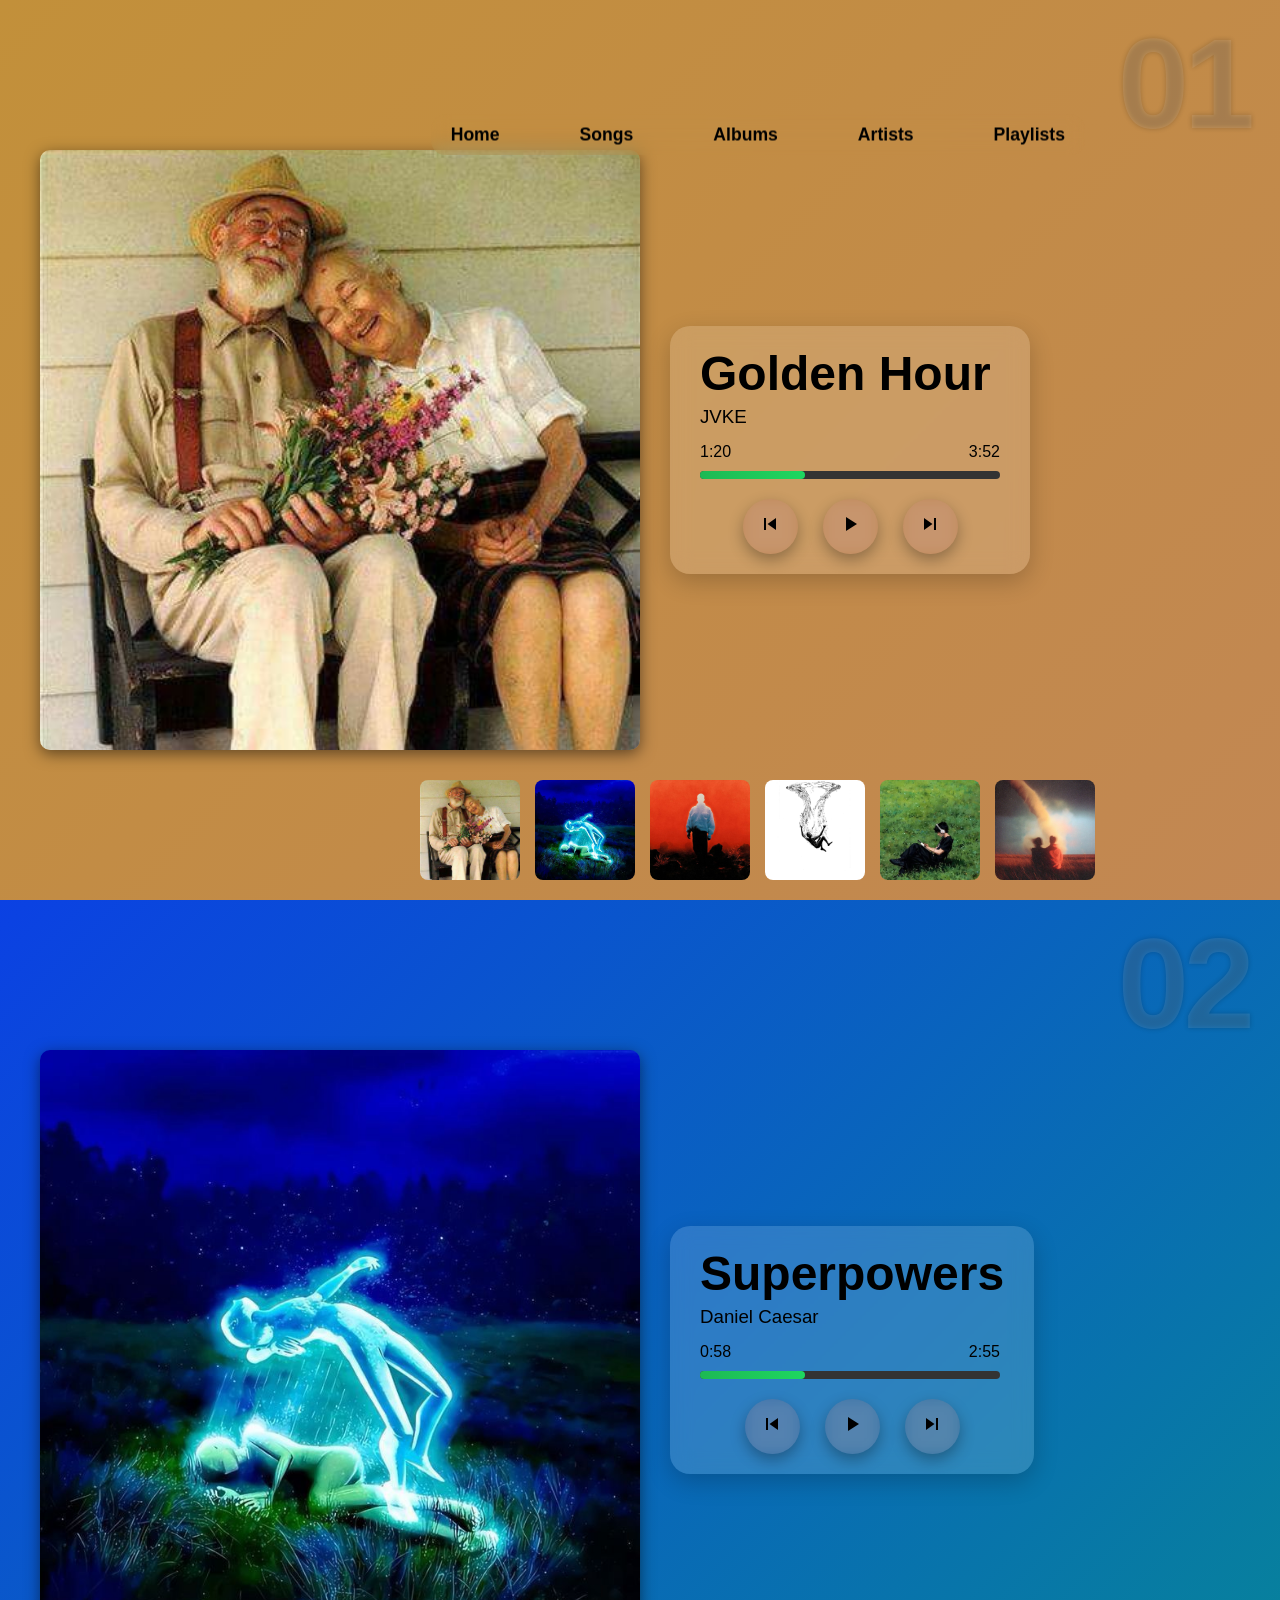
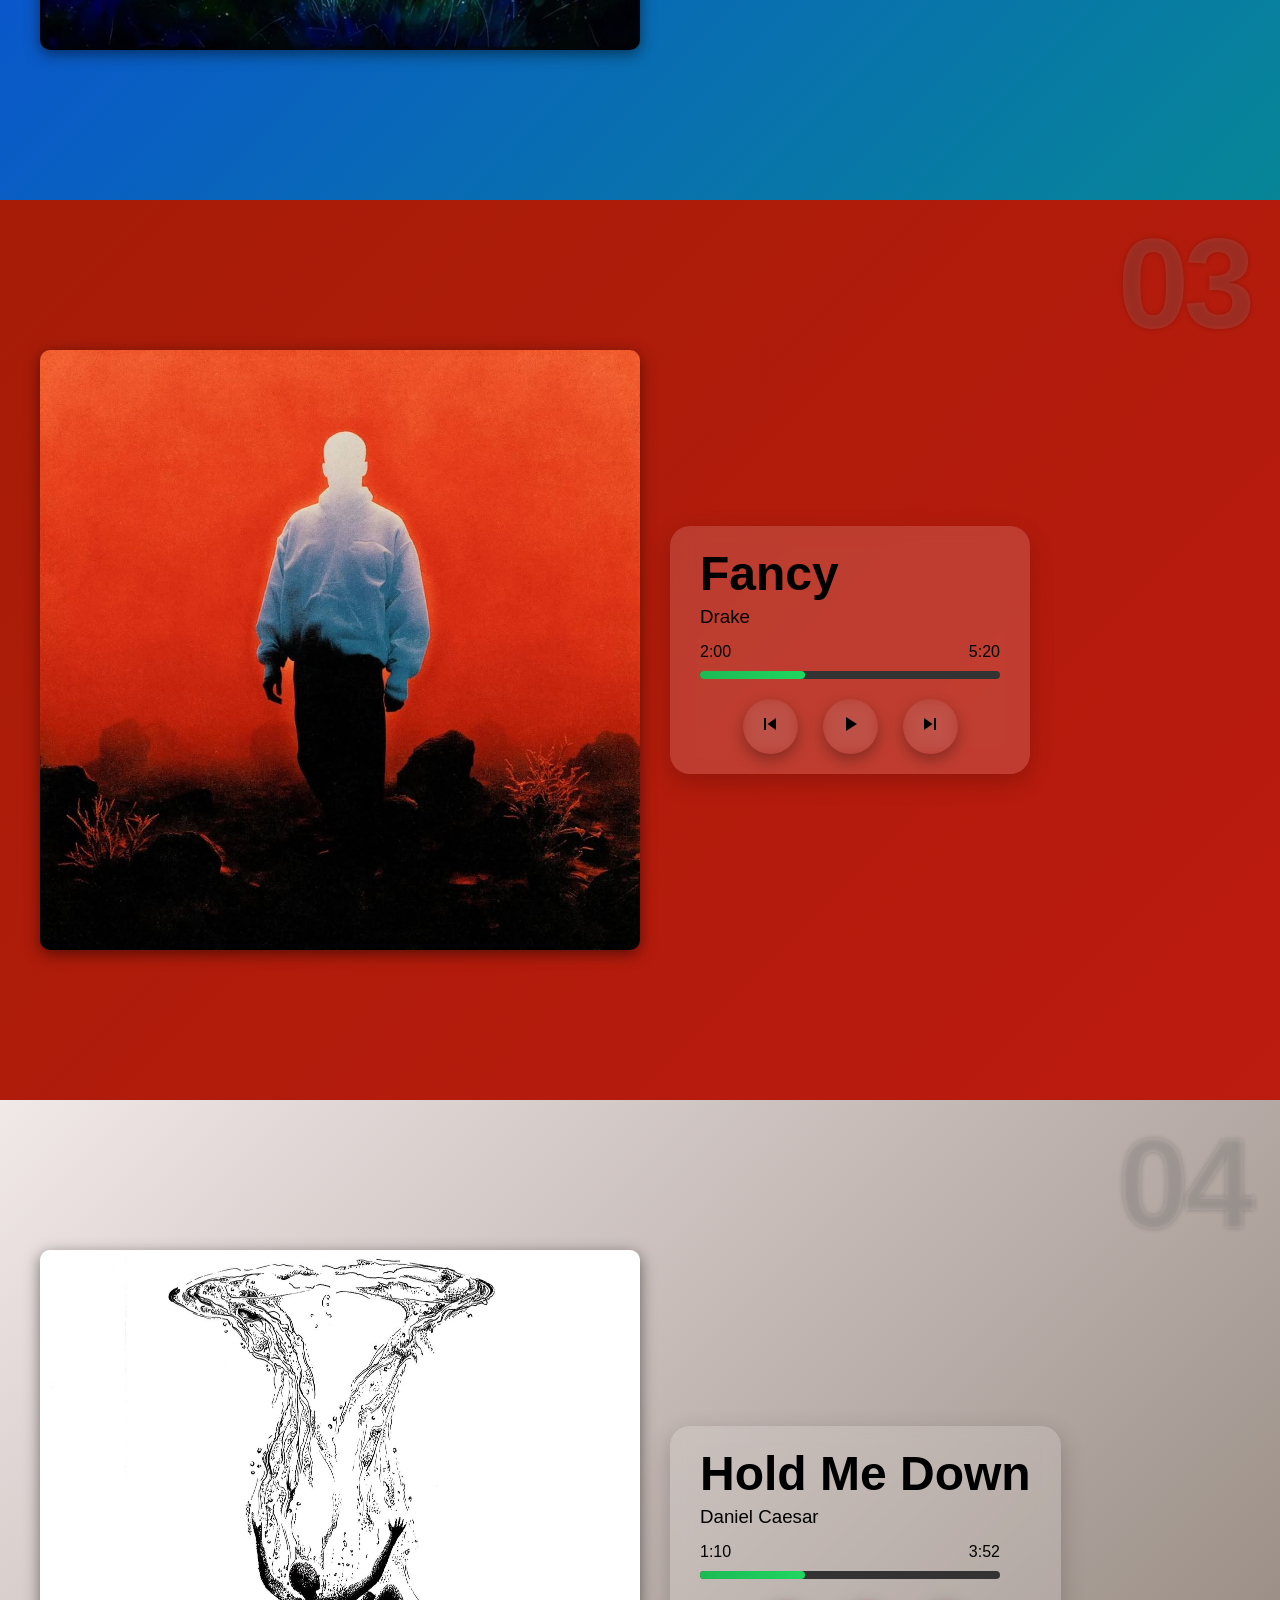
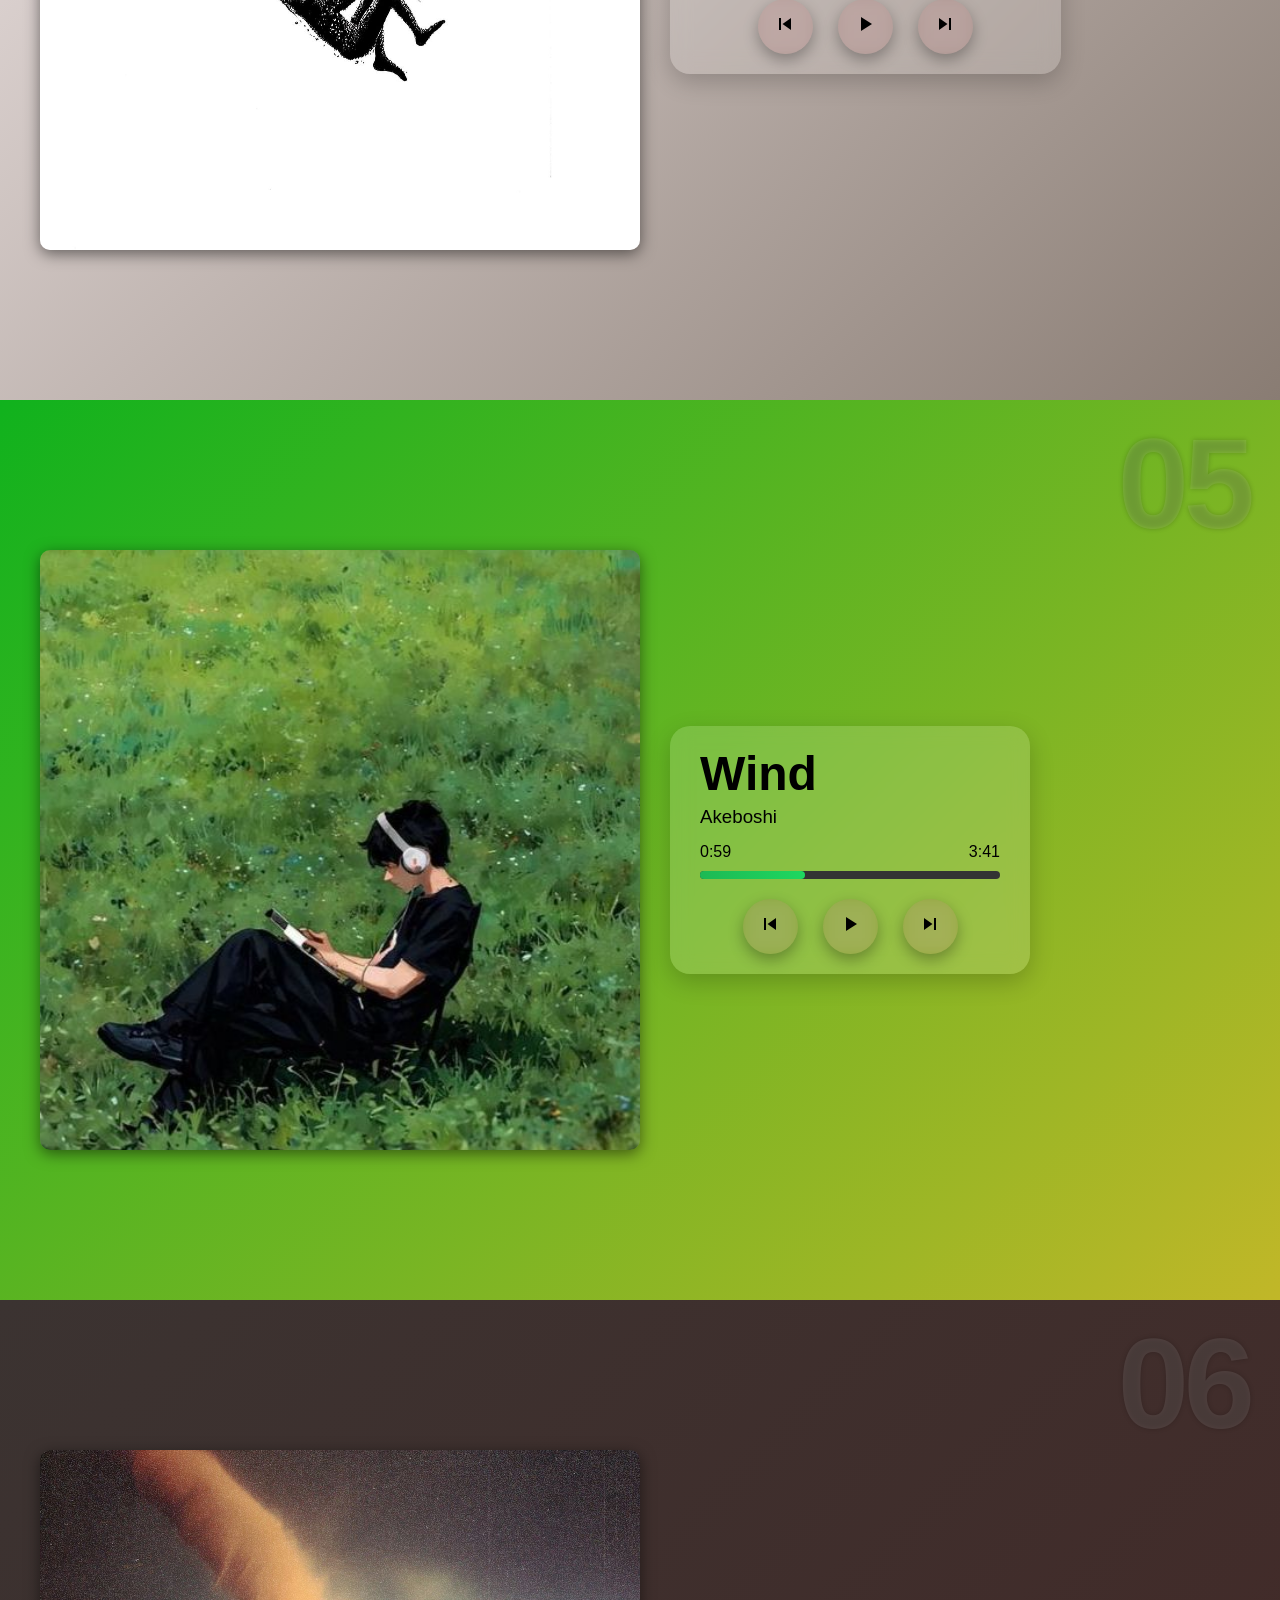
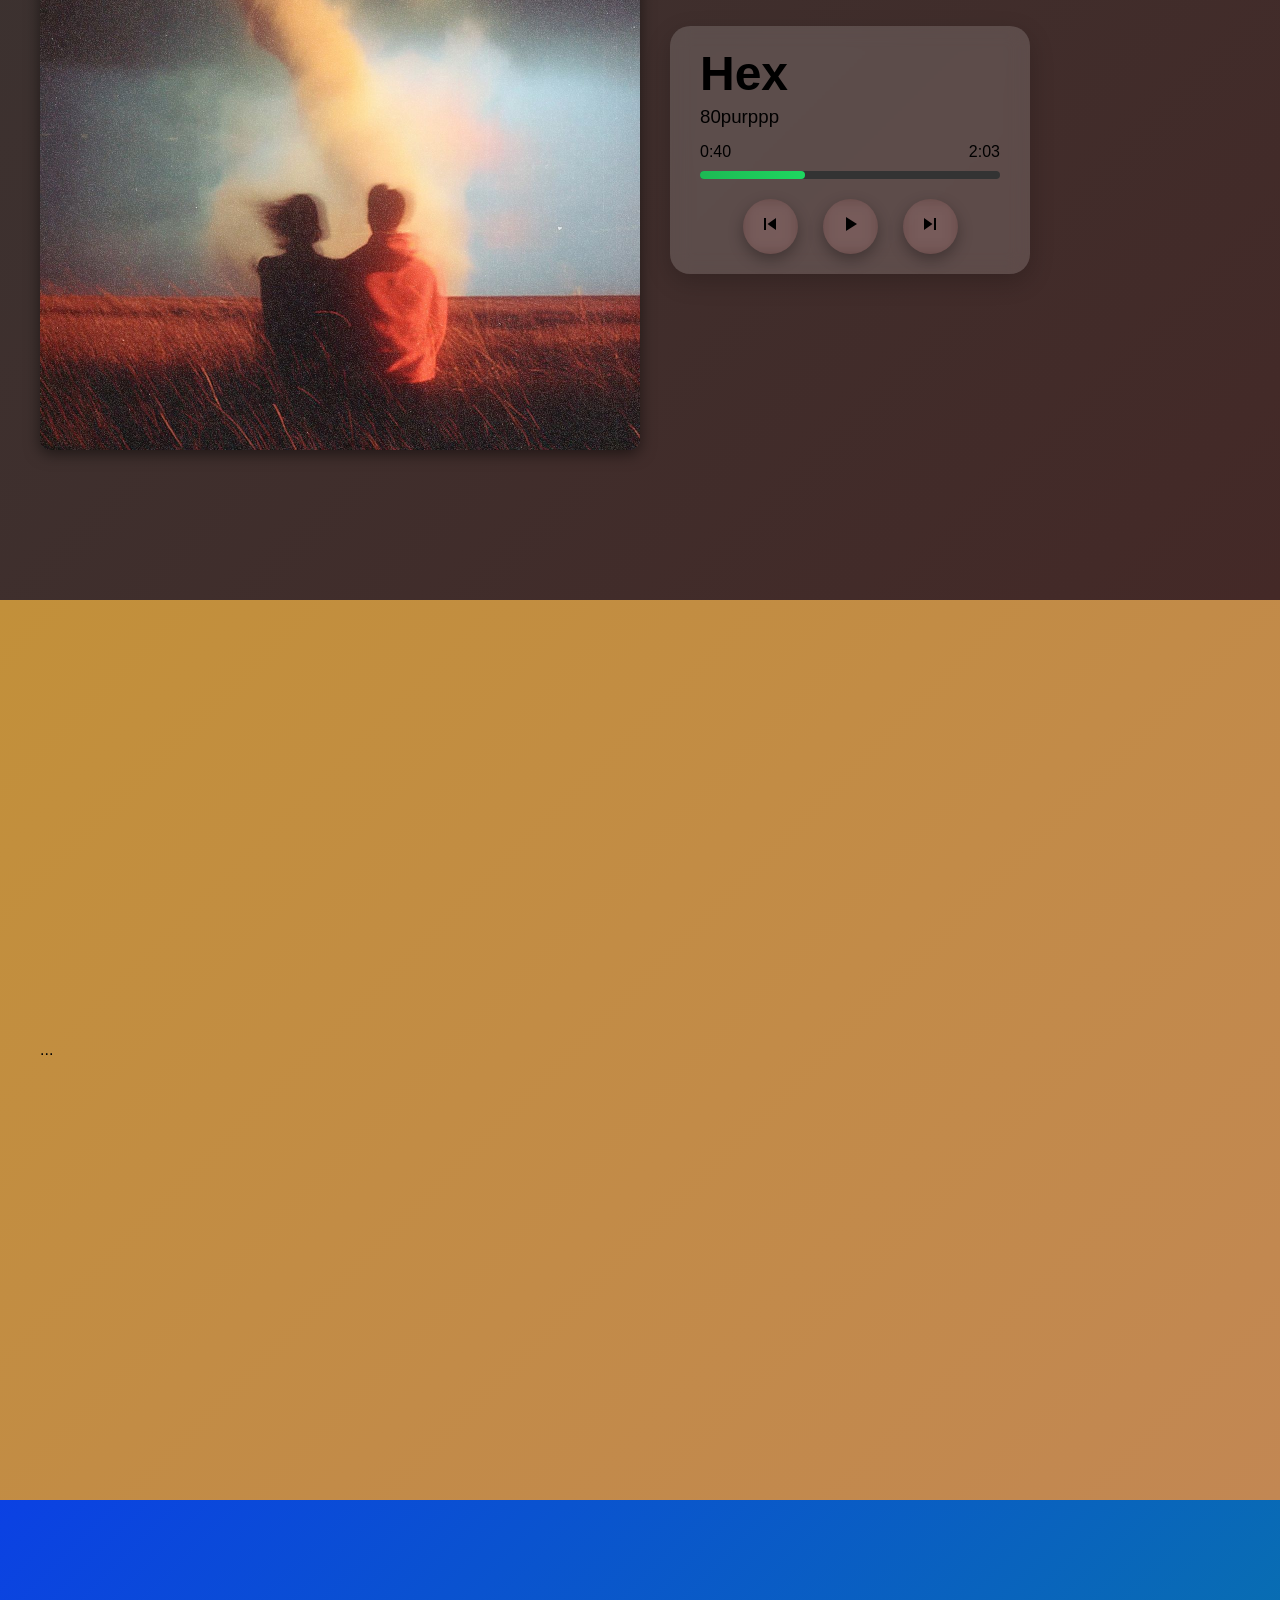
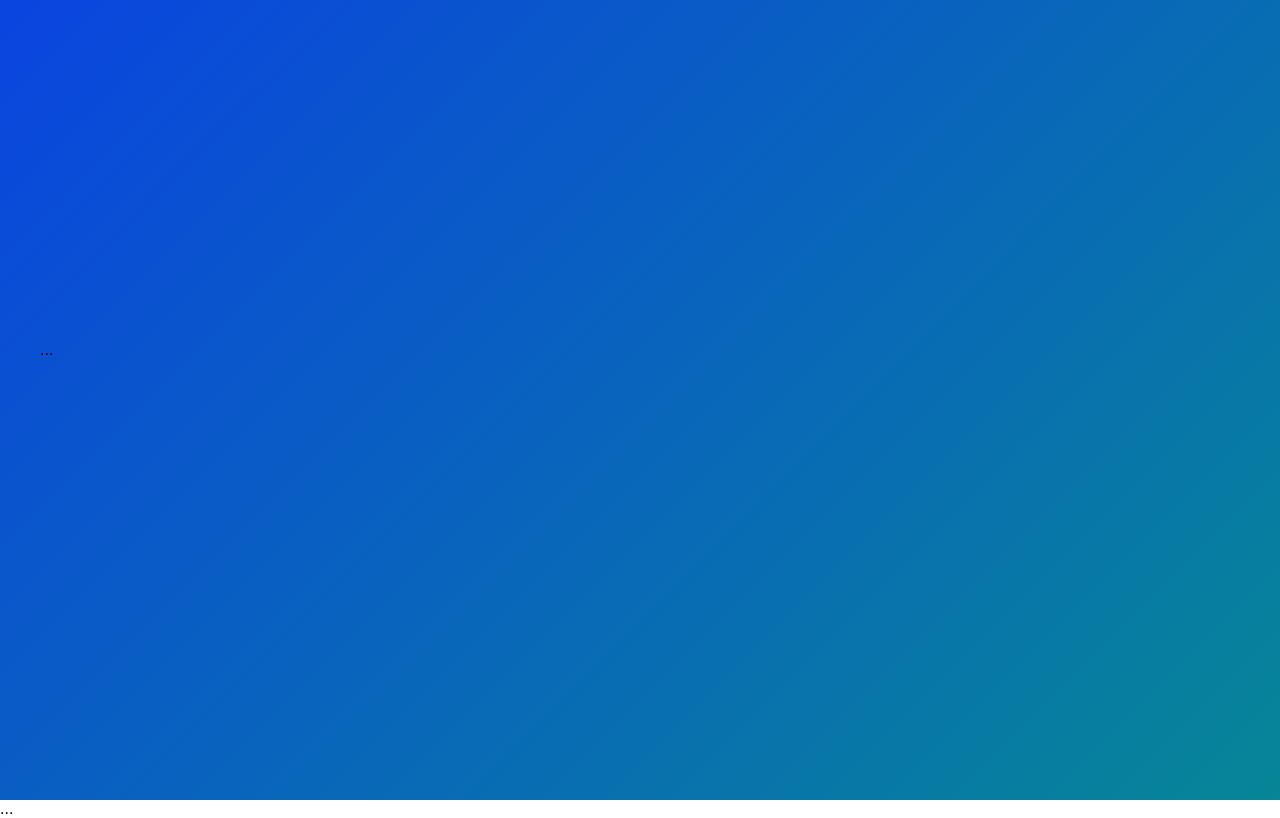
<file: index.html>
<!DOCTYPE html>
<html lang="en">
<head>
  <meta charset="UTF-8">
  <title>Music Player</title>
  <link rel="stylesheet" href="style2.css">
  <link href="https://fonts.googleapis.com/icon?family=Material+Icons" rel="stylesheet">
</head>
<body>

  <!-- Song 1 -->  
  <div id="song1" class="song">
    <div class="top-number" data-num="01"></div>
    <div class="song-content">
      <img src="golden hour.jpg" alt="Golden Hour">
      <div class="details">
        <h1>Golden Hour</h1>
        <h3>JVKE</h3>
        <div class="time"><span>1:20</span><span>3:52</span></div>
        <div class="progress"><div class="progress-filled"></div></div>
        <div class="controls">
          <button class="control-btn"><span class="material-icons">skip_previous</span></button>
          <button class="control-btn play-pause"><span class="material-icons">play_arrow</span></button>
          <button class="control-btn"><span class="material-icons">skip_next</span></button>
        </div>
      </div>
    </div>
  </div>

  <!-- Song 2 -->
  <div id="song2" class="song">
    <div class="top-number" data-num="02"></div>
    <div class="song-content">
      <img src="super.jpg" alt="Superpowers">
      <div class="details">
        <h1>Superpowers</h1>
        <h3>Daniel Caesar</h3>
        <div class="time"><span>0:58</span><span>2:55</span></div>
        <div class="progress"><div class="progress-filled"></div></div>
        <div class="controls">
          <button class="control-btn"><span class="material-icons">skip_previous</span></button>
          <button class="control-btn play-pause"><span class="material-icons">play_arrow</span></button>
          <button class="control-btn"><span class="material-icons">skip_next</span></button>
        </div>
      </div>
    </div>
  </div>

  <!-- Song 3 -->
  <div id="song3" class="song">
    <div class="top-number" data-num="03"></div>
    <div class="song-content">
      <img src="jeffhardy.jpg" alt="Jeff Hardy">
      <div class="details">
        <h1>Fancy</h1>
        <h3>Drake</h3>
        <div class="time"><span>2:00</span><span>5:20</span></div>
        <div class="progress"><div class="progress-filled"></div></div>
        <div class="controls">
          <button class="control-btn"><span class="material-icons">skip_previous</span></button>
          <button class="control-btn play-pause"><span class="material-icons">play_arrow</span></button>
          <button class="control-btn"><span class="material-icons">skip_next</span></button>
        </div>
      </div>
    </div>
  </div>

  <!-- Song 4 -->
  <div id="song4" class="song">
    <div class="top-number" data-num="04"></div>
    <div class="song-content">
      <img src="daniel.jpg" alt="Daniel Caesar">
      <div class="details">
        <h1>Hold Me Down</h1>
        <h3>Daniel Caesar</h3>
        <div class="time"><span>1:10</span><span>3:52</span></div>
        <div class="progress"><div class="progress-filled"></div></div>
        <div class="controls">
          <button class="control-btn"><span class="material-icons">skip_previous</span></button>
          <button class="control-btn play-pause"><span class="material-icons">play_arrow</span></button>
          <button class="control-btn"><span class="material-icons">skip_next</span></button>
        </div>
      </div>
    </div>
  </div>

  <!-- Song 5 -->
  <div id="song5" class="song">
    <div class="top-number" data-num="05"></div>
    <div class="song-content">
      <img src="wind.jpg" alt="Wind">
      <div class="details">
        <h1>Wind</h1>
        <h3>Akeboshi</h3>
        <div class="time"><span>0:59</span><span>3:41</span></div>
        <div class="progress"><div class="progress-filled"></div></div>
        <div class="controls">
          <button class="control-btn"><span class="material-icons">skip_previous</span></button>
          <button class="control-btn play-pause"><span class="material-icons">play_arrow</span></button>
          <button class="control-btn"><span class="material-icons">skip_next</span></button>
        </div>
      </div>
    </div>
  </div>

  <!-- Song 6 -->
  <div id="song6" class="song">
    <div class="top-number" data-num="06"></div>
    <div class="song-content">
      <img src="l.jpg" alt="New Song">
      <div class="details">
        <h1>Hex</h1>
        <h3>80purppp</h3>
        <div class="time"><span>0:40</span><span>2:03</span></div>
        <div class="progress"><div class="progress-filled"></div></div>
        <div class="controls">
          <button class="control-btn"><span class="material-icons">skip_previous</span></button>
          <button class="control-btn play-pause"><span class="material-icons">play_arrow</span></button>
          <button class="control-btn"><span class="material-icons">skip_next</span></button>
        </div>
      </div>
    </div>
  </div>

<!-- Right-side Navbar -->
<body>

  
  <!-- Right-middle Navbar (always visible) -->
  <div class="right-navbar">
    <ul>
     <li><a href="#home">Home</a></li>
    <li><a href="#songs">Songs</a></li>
    <li><a href="#albums">Albums</a></li>
    <li><a href="#artists">Artists</a></li>
    <li><a href="#playlists">Playlists</a></li>
    </ul>
  </div>

  
  <!-- Songs -->
  <div id="song1" class="song"> ... </div>
  <div id="song2" class="song"> ... </div>
  ...
</body>



  <!-- Playlist -->
  <div class="playlist">
    <a href="#song1"></a>
    <a href="#song2"></a>
    <a href="#song3"></a>
    <a href="#song4"></a>
    <a href="#song5"></a>
    <a href="#song6"></a> <!-- New song -->
  </div>

</body>
</html>
</file>
<file: style2.css>
body {
  margin: 0;
  font-family: Arial, sans-serif;
  overflow: hidden; /* Prevent scrolling */
}

/* Each song fills the viewport */
.song {
  display: none; /* hide by default */
  width: 100vw;
  height: 100vh;
  display: flex;
  align-items: center; /* vertical centering */
  padding: 40px;
  box-sizing: border-box;
  position: relative; /* allow absolute children like .top-number */
}



/* Show targeted song */
.song:target {
  display: flex;
}

/* Show first song by default */
.song:first-of-type:not(:target) {
  display: flex;
}

img {
  max-width: 100%;
  height: 500px;
  border-radius: 10px;
  box-shadow: 0 4px 15px rgba(0,0,0,0.5);
}

/* Different background per song */
#song1 { background: linear-gradient(135deg, #c2903a, #c28753); }
#song2 { background: linear-gradient(135deg, #0b41e3, #078697); }
#song3 { background: linear-gradient(135deg, #a61c07, #bc1b0f); }
#song4 { background: linear-gradient(135deg, #f1e8e8, #897c73); }
#song5 { background: linear-gradient(135deg, #10b21d, #c1b728); }
#song6 { background: linear-gradient(135deg, #3b3331, #442927); }




/* Song layout */
.song-content {
  display: flex;
  gap: 30px;
  align-items: center; /* centers image and details vertically */

}

/* Left-side image */
.song-content img {
  width: 600px;
  height: 600px;
  object-fit: cover;
  border-radius: 10px;
  box-shadow: 0 4px 15px rgba(0,0,0,0.5);
}

.song-content img:hover {
  transform: scale(1.05) rotate(-2deg);
  box-shadow: 0 10px 35px rgba(0,0,0,0.5);
}


/* Details */
.details {
  background: rgba(255, 255, 255, 0.15);
  backdrop-filter: blur(10px);
  padding: 20px 30px;
  border-radius: 20px;
  box-shadow: 0 8px 25px rgba(0,0,0,0.2);
}

.details:hover {
  transform: translateY(-5px) scale(1.02);
  box-shadow: 0 12px 30px rgba(0,0,0,0.35);
}


/* Text */
.details h1 {
  margin: 0;
  font-size: 3rem;
  color: black;
}
.details h3 {
  margin: 5px 0 15px;
  font-weight: normal;
  color: black;
}

/* Progress bar */
.progress {
  width: 200%;
  height: 8px;
  background: #333;
  border-radius: 4px;
  margin: 10px 0;
}

.progress, .time {
  width: 300px; /* same for all songs */
}

.progress-filled {
  width: 35%;
  height: 100%;
  background: linear-gradient(90deg, #1db954, #1ed760);
  border-radius: 4px;
  animation: progressPulse 2s infinite alternate;
}

@keyframes progressPulse {
  from { opacity: 0.7; }
  to   { opacity: 1; }
}


/* Time labels */
.time {
  display: flex;
  justify-content: space-between;
  width: 300px;
}

/* Controls */
.controls {
  display: flex;
  gap: 15px;
  margin-top: 10px;
}


.controls {
  display: flex;
  gap: 25px;   /* more breathing room */
  margin-top: 20px;
  align-items: center;
  justify-content: center;
}

.control-btn {
  width: 55px;
  height: 55px;
  font-size: 22px;
  border-radius: 50%;
  border: none;
  cursor: pointer;
  color: black;
  background: rgba(133, 33, 33, 0.15);
  backdrop-filter: blur(8px);
  box-shadow: 0 6px 15px rgba(0,0,0,0.3);
  transition: all 0.3s ease;
}

/* Hover Glow */
.control-btn:hover {
  transform: scale(1.15);
  box-shadow: 0 0 15px #1db954;
  background: #1db954;
}

/* Make play/pause bigger & special */
.play-pause {
  animation: pulse 1.5s infinite;
}


.play-pause:hover {
  transform: scale(1.2);
  /* box-shadow: 0 0 30px #1db954; */
}

/* Playlist at bottom */
.playlist {
  display: flex;
  gap: 15px;
  position: fixed;
  bottom: 20px;
  right: 185px;   /* instead of left + translate */
  transform: none; /* remove translate since we’re using right */
}

.playlist a {
  display: flex;
  width: 100px;
  height: 100px;
  background-size: cover;
  background-position: center;
  border-radius: 8px;
  text-decoration: none;
  color: white;
  align-items: center;
  justify-content: center;
  font-weight: bold;
  transition: 0.3s;
  transition: transform 0.3s, box-shadow 0.3s;
}

.playlist a:hover {
  transform: scale(1.15) rotate(-2deg);
  box-shadow: 0 8px 25px rgba(0,0,0,0.5);
}


.playlist a:nth-child(1) { background-image: url('golden hour.jpg'); }
.playlist a:nth-child(2) { background-image: url('super.jpg'); }
.playlist a:nth-child(3) { background-image: url('jeffhardy.jpg'); }
.playlist a:nth-child(4) { background-image: url('daniel.jpg'); } /* NEW */
.playlist a:nth-child(5) { background-image: url('wind.jpg'); } /* NEW */
.playlist a:nth-child(6) { background-image: url('l.jpg'); }

.playlist a:hover {
  transform: scale(1.1);
  box-shadow: 0 5px 20px rgba(0,0,0,0.4);
}

/* Top number style */
.top-number {
  position: absolute;
  top: 10px;
  right: 30px;
  font-size: 8rem;
  font-weight: 900;
  color: rgba(255, 255, 255, 0.1);
  letter-spacing: -5px;
  z-index: 0;
}

.top-number::before {
  content: attr(data-num);
}



@keyframes gradientMove {
  0% { background-position: 0% 50%; }
  50% { background-position: 100% 50%; }
  100% { background-position: 0% 50%; }
}

.top-number {
  text-shadow: 0 0 5px rgba(0,0,0,0.2);
}


/* Right-middle navbar next to the big image */
.right-navbar {
  position: fixed;           /* fixed to viewport instead of song */
  top: 15%;                  /* vertically centered */
  right: 195px;               /* distance from right edge */
  transform: translateY(-50%);
  background: none;
  backdrop-filter: blur(8px);
  padding: 10px 20px;
  border-radius: 15px;
  z-index: 100;
}


.right-navbar ul {
  display: flex;             /* horizontal layout */
  flex-direction: row;       /* horizontal links */
  gap: 80px;                 /* space between links */
  list-style: none;
  margin: 0;
  padding: 0;
}

.right-navbar ul li a {
  text-decoration: none;
  color: black;
  font-weight: bold;
  font-size: 1.1rem;
  transition: 0.3s;
}

.right-navbar ul li a:hover {
  color: #1db954;
  transform: scale(1.1);
}
</file>
